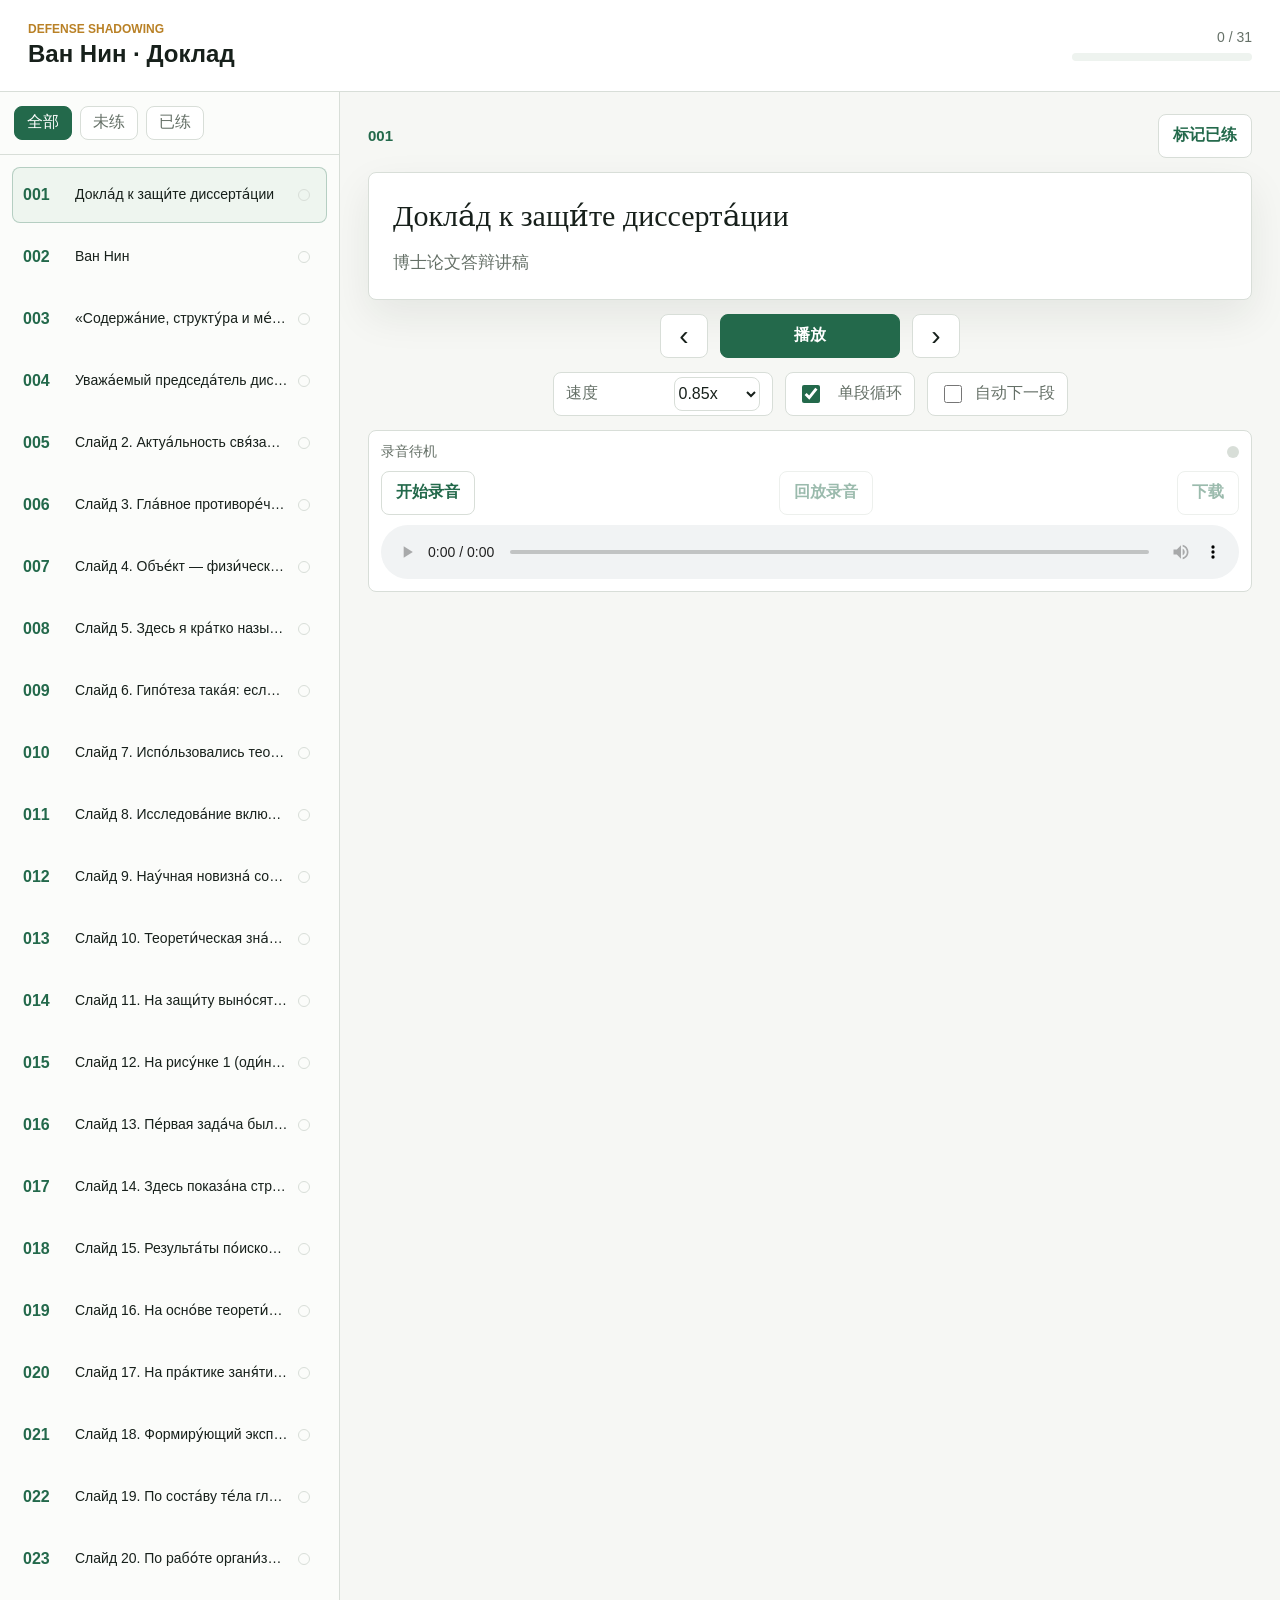
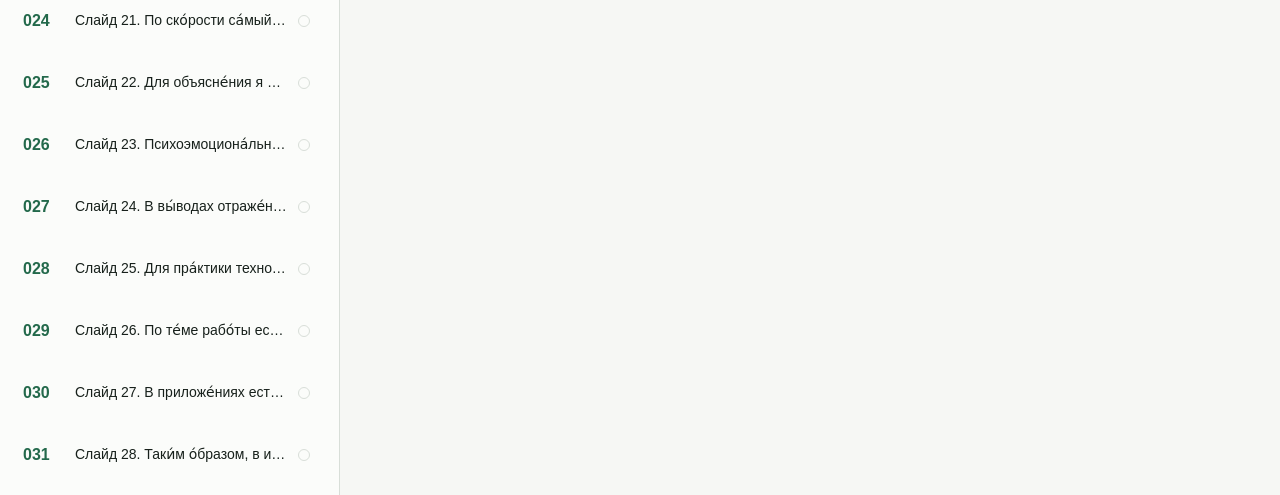
<file: index.html>
<!doctype html>
<html lang="zh-CN">
  <head>
    <meta charset="utf-8" />
    <meta name="viewport" content="width=device-width, initial-scale=1" />
    <title>答辩稿跟读练习</title>
    <link rel="stylesheet" href="styles.css" />
  </head>
  <body>
    <div class="app-shell">
      <header class="topbar">
        <div>
          <p class="eyebrow">Defense Shadowing</p>
          <h1>Ван Нин · Доклад</h1>
        </div>
        <div class="summary">
          <span id="progressText">0 / 0</span>
          <div class="meter" aria-hidden="true"><span id="progressBar"></span></div>
        </div>
      </header>

      <main class="workspace">
        <aside class="segment-pane" aria-label="Список фрагментов">
          <div class="pane-tools">
            <button class="chip is-active" type="button" data-filter="all">全部</button>
            <button class="chip" type="button" data-filter="todo">未练</button>
            <button class="chip" type="button" data-filter="done">已练</button>
          </div>
          <ol id="segmentList" class="segment-list"></ol>
        </aside>

        <section class="practice-pane" aria-live="polite">
          <div class="segment-meta">
            <span id="segmentCounter">001</span>
            <button id="doneButton" class="icon-text" type="button">标记已练</button>
          </div>

          <article class="text-panel">
            <p id="russianText" class="russian"></p>
            <p id="chineseText" class="chinese"></p>
          </article>

          <audio id="player" preload="metadata"></audio>

          <div class="transport">
            <button id="prevButton" class="icon-button" type="button" title="上一段" aria-label="上一段">‹</button>
            <button id="playButton" class="primary-button" type="button">播放</button>
            <button id="nextButton" class="icon-button" type="button" title="下一段" aria-label="下一段">›</button>
          </div>

          <div class="control-grid">
            <label>
              <span>速度</span>
              <select id="speedSelect">
                <option value="0.75">0.75x</option>
                <option value="0.85" selected>0.85x</option>
                <option value="1">1x</option>
                <option value="1.1">1.1x</option>
                <option value="1.25">1.25x</option>
              </select>
            </label>
            <label class="toggle-row">
              <input id="loopToggle" type="checkbox" checked />
              <span>单段循环</span>
            </label>
            <label class="toggle-row">
              <input id="autoNextToggle" type="checkbox" />
              <span>自动下一段</span>
            </label>
          </div>

          <div class="recorder">
            <div class="recorder-head">
              <span id="recordStatus">录音待机</span>
              <div id="recordLight" class="record-light" aria-hidden="true"></div>
            </div>
            <div class="recorder-actions">
              <button id="recordButton" class="icon-text" type="button">开始录音</button>
              <button id="playRecordingButton" class="icon-text" type="button" disabled>回放录音</button>
              <a id="downloadRecording" class="download-link is-disabled" href="#" download>下载</a>
            </div>
            <audio id="recordingPlayer" controls></audio>
          </div>
        </section>
      </main>
    </div>

    <script src="segments.js?v=20260607-26topics-28full"></script>
    <script src="app.js"></script>
  </body>
</html>
</file>
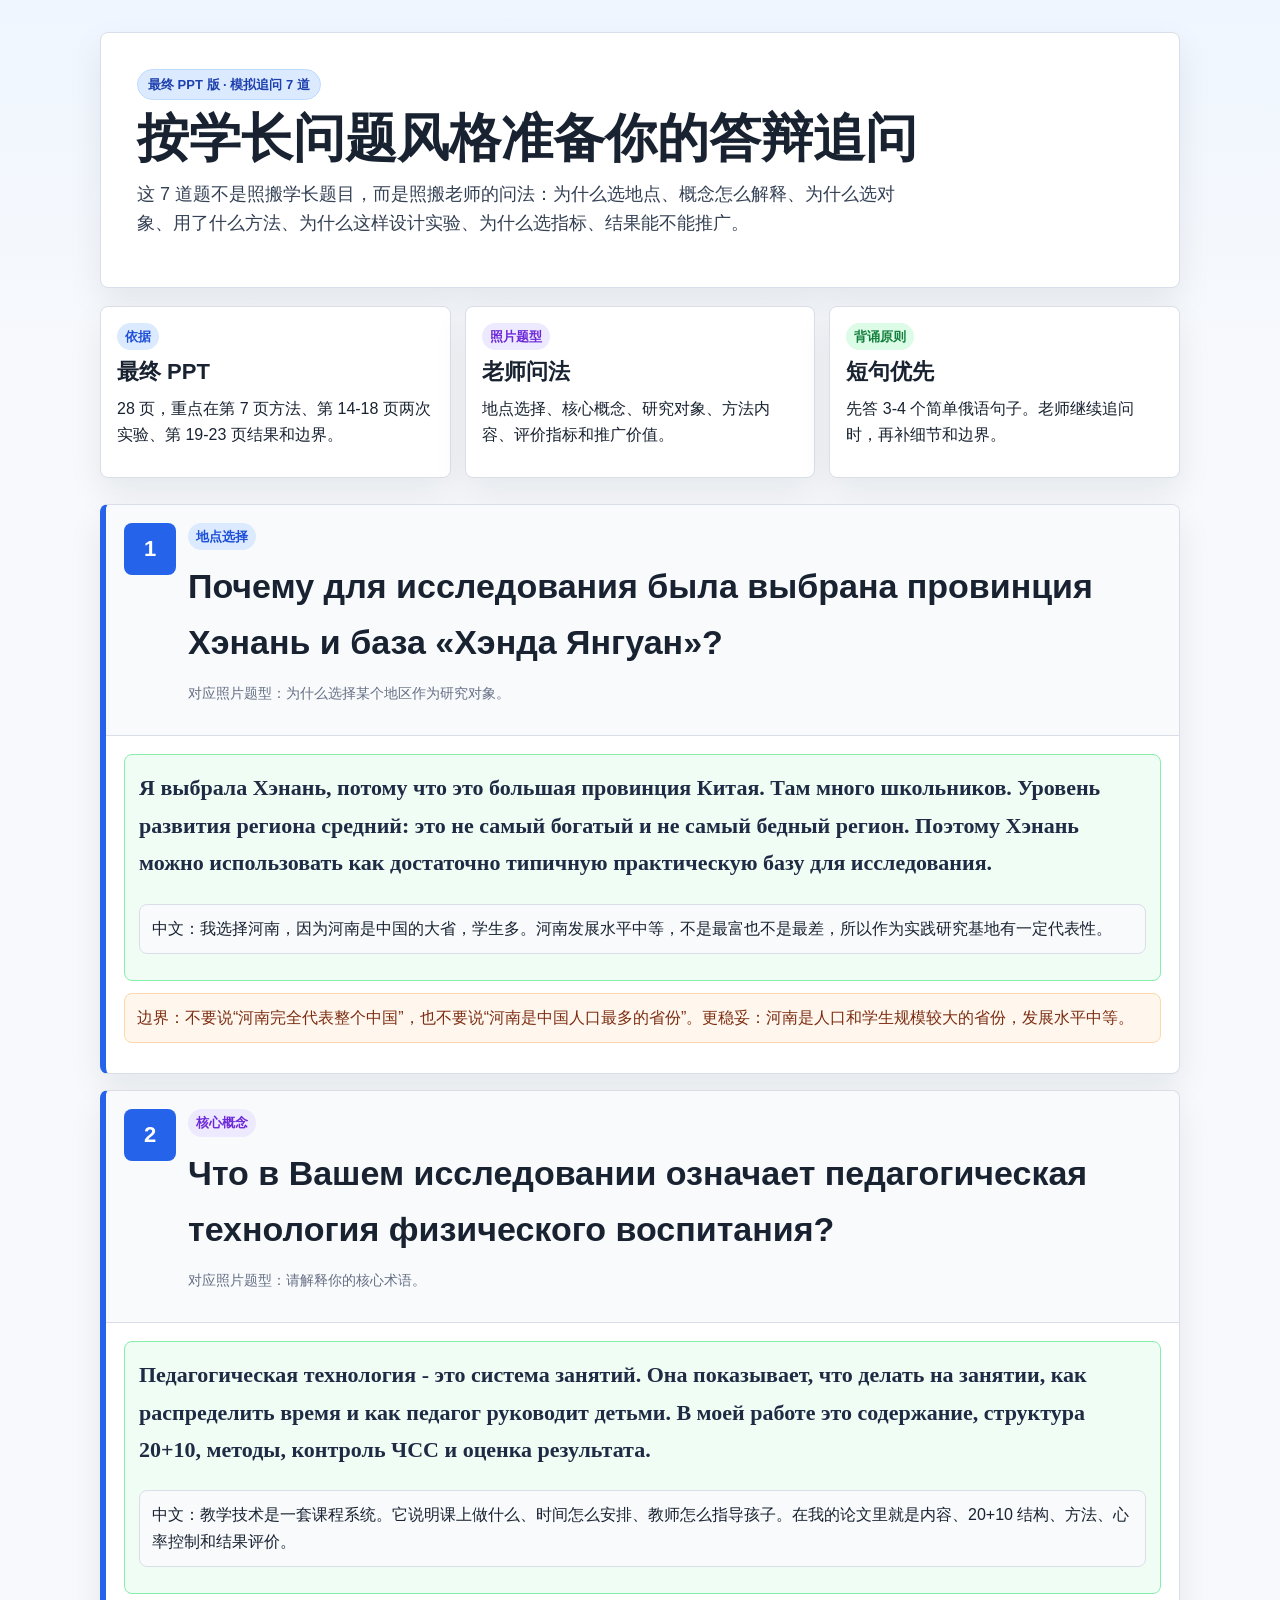
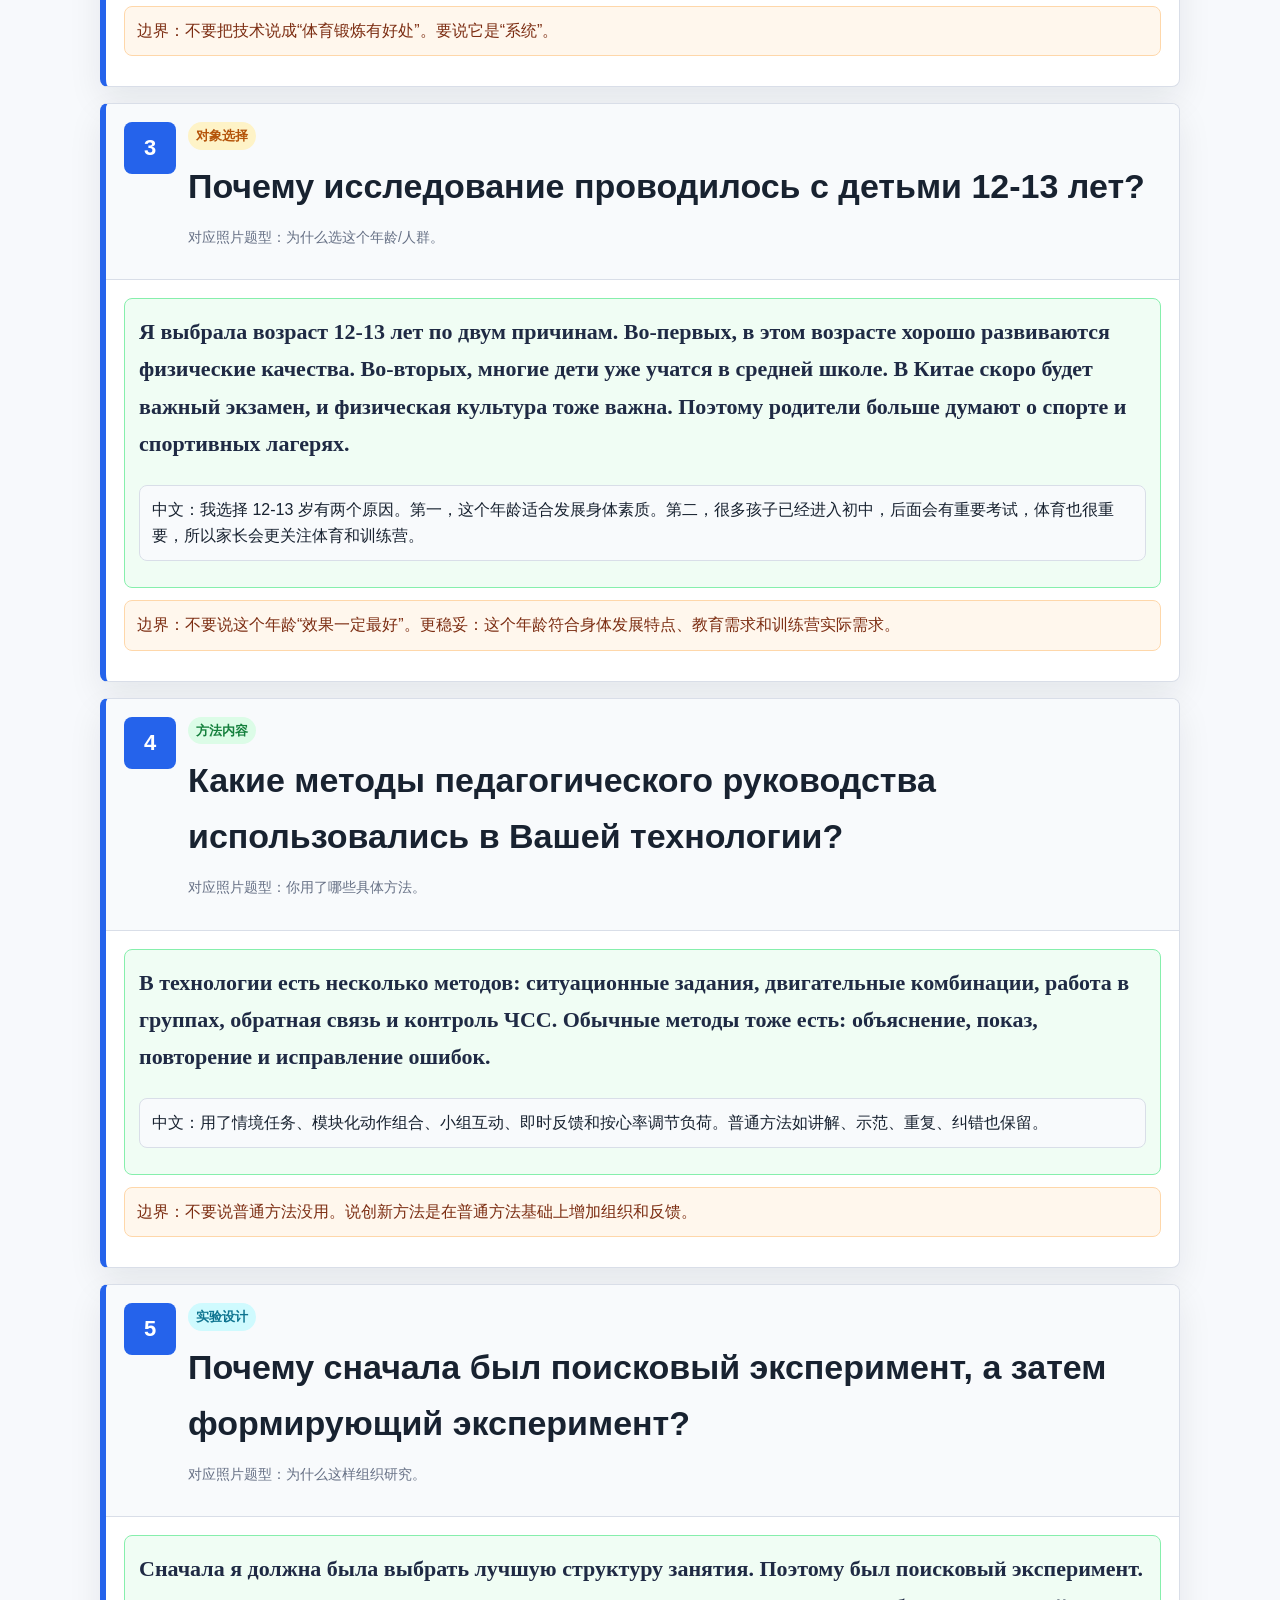
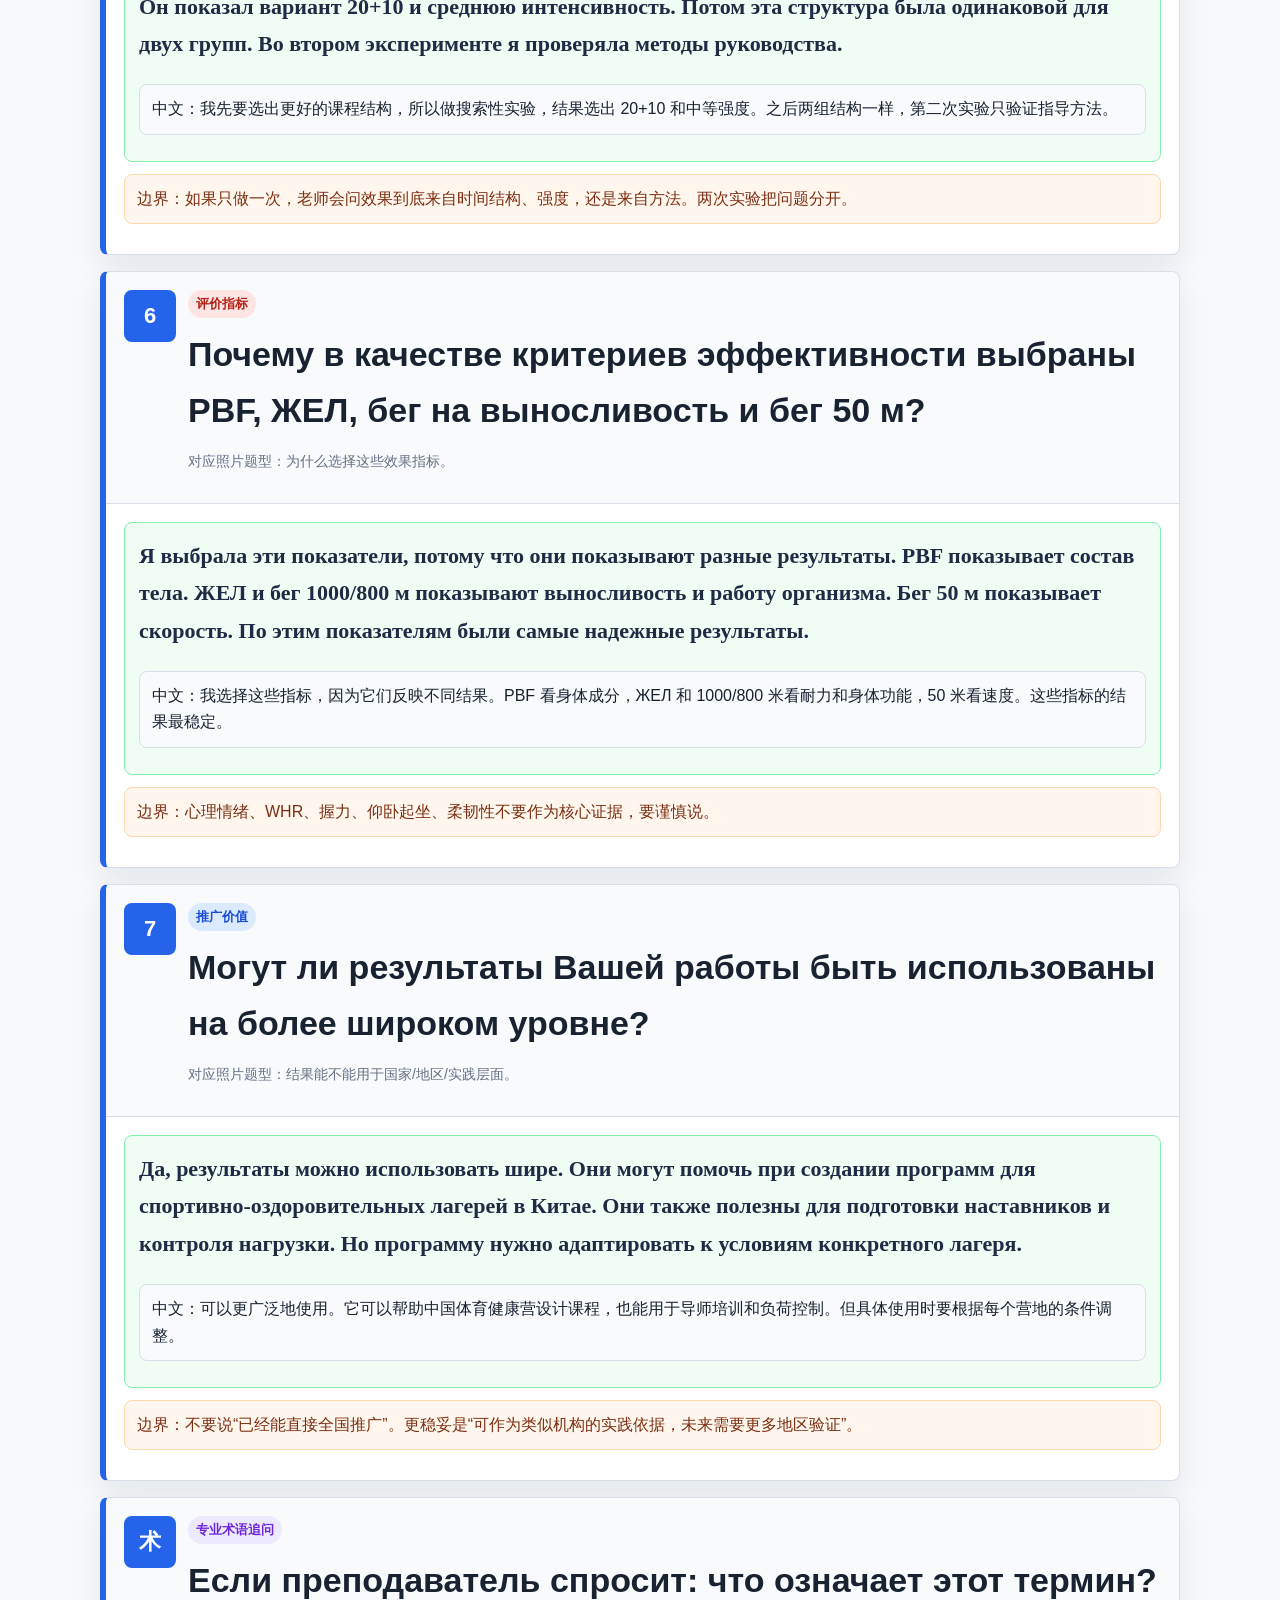
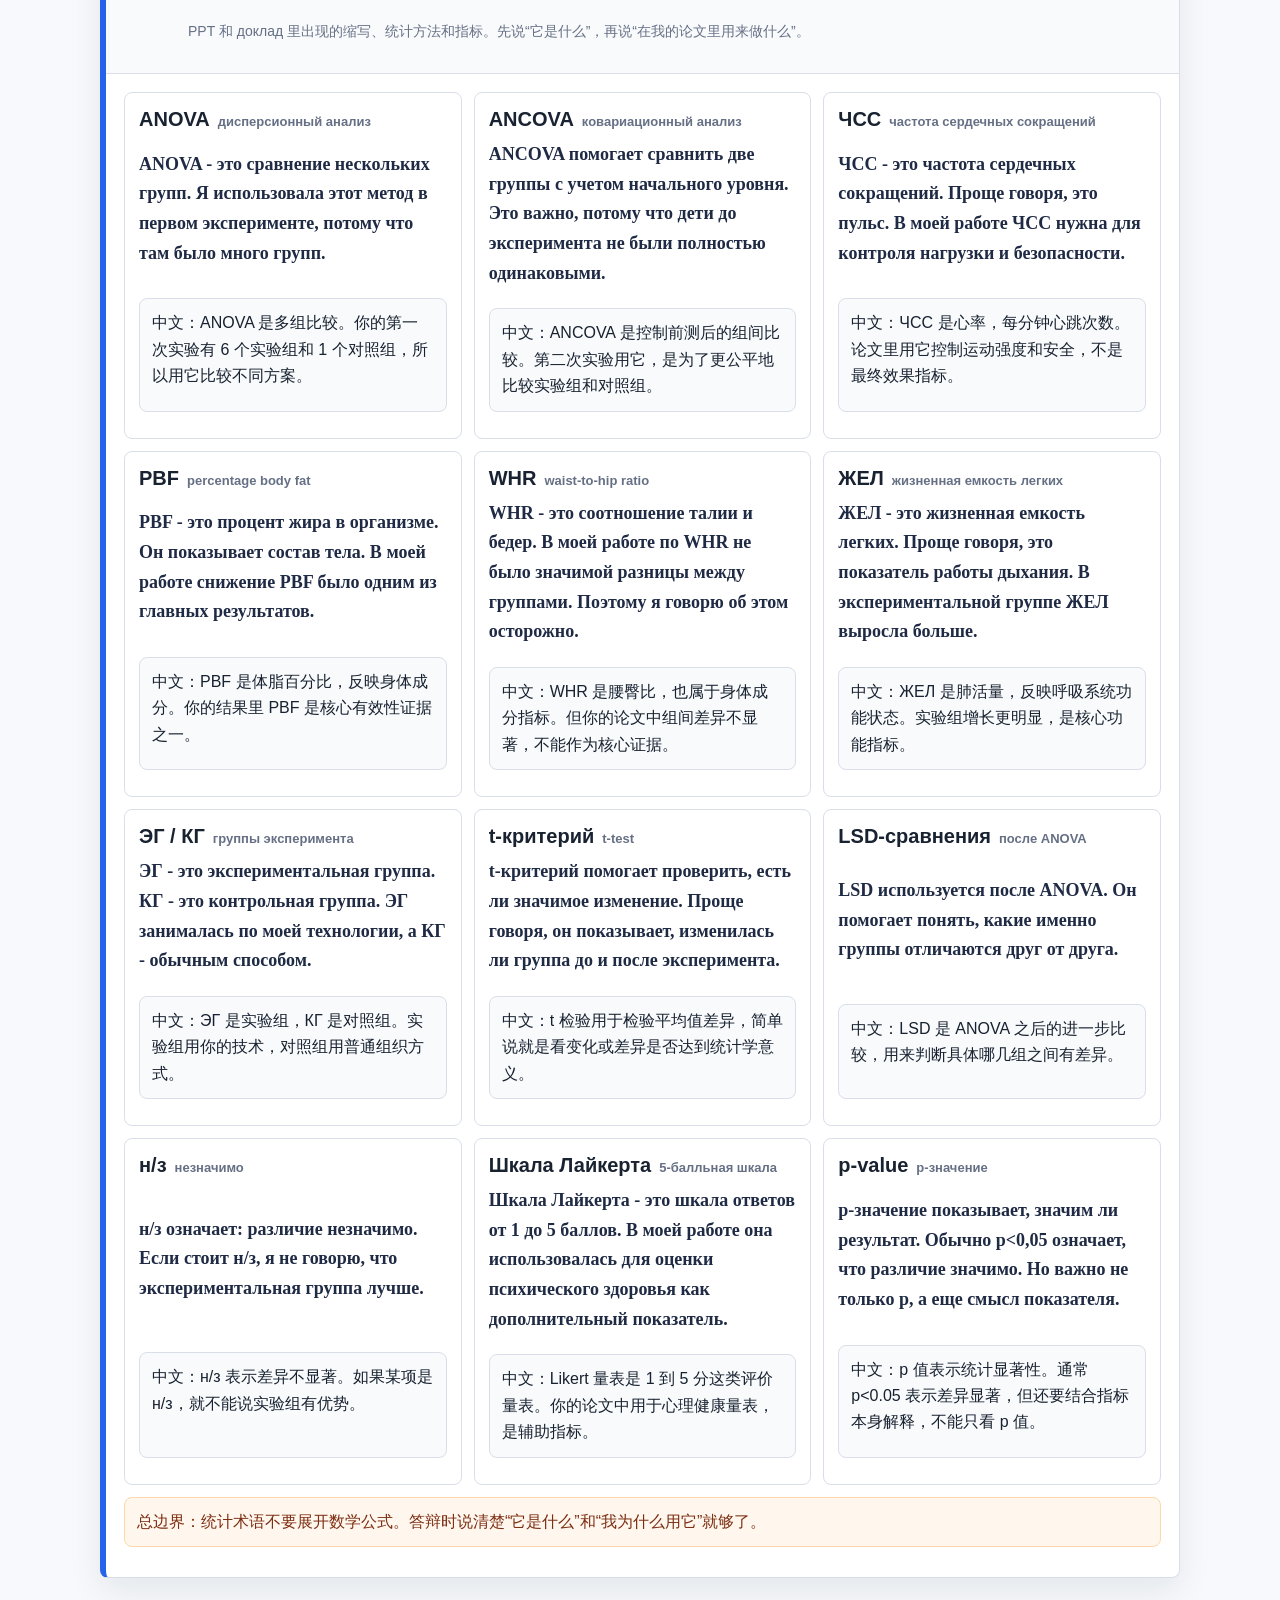
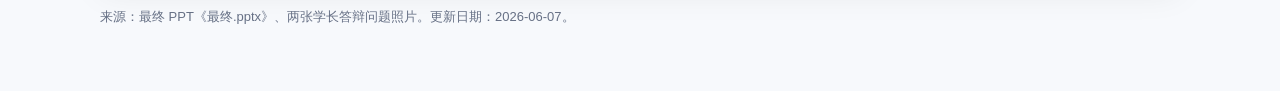
<file: final-defense-7-questions.html>
<!doctype html>
<html lang="zh-CN">
<head>
  <meta charset="utf-8">
  <meta name="viewport" content="width=device-width, initial-scale=1">
  <title>最终答辩 7 问 | 王宁</title>
  <style>
    :root {
      --ink: #182230;
      --muted: #667085;
      --line: #d9dee8;
      --paper: #f7f9fc;
      --panel: #ffffff;
      --blue: #2563eb;
      --blue-soft: #dbeafe;
      --green: #15803d;
      --green-soft: #dcfce7;
      --amber: #b45309;
      --amber-soft: #fef3c7;
      --red: #b42318;
      --red-soft: #fee4e2;
      --violet: #6d28d9;
      --violet-soft: #ede9fe;
      --cyan: #0e7490;
      --cyan-soft: #cffafe;
      --radius: 8px;
      --shadow: 0 14px 34px rgba(15, 23, 42, 0.08);
    }

    * { box-sizing: border-box; }
    body {
      margin: 0;
      color: var(--ink);
      background: linear-gradient(180deg, #eff6ff, var(--paper) 360px);
      font-family: -apple-system, BlinkMacSystemFont, "Segoe UI", "Noto Sans SC", "Microsoft YaHei", Arial, sans-serif;
      line-height: 1.65;
    }

    main {
      width: min(1080px, calc(100% - 32px));
      margin: 0 auto;
      padding: 32px 0 64px;
    }

    .hero, .card, .question {
      background: var(--panel);
      border: 1px solid var(--line);
      border-radius: var(--radius);
      box-shadow: var(--shadow);
    }

    .hero {
      padding: clamp(22px, 4vw, 36px);
      margin-bottom: 18px;
    }

    h1 {
      margin: 10px 0 12px;
      font-size: clamp(32px, 5vw, 52px);
      line-height: 1.1;
      letter-spacing: 0;
    }

    h2 {
      margin: 0 0 12px;
      font-size: clamp(24px, 3vw, 34px);
      letter-spacing: 0;
    }

    h3 {
      margin: 0 0 10px;
      font-size: 22px;
      line-height: 1.25;
      letter-spacing: 0;
    }

    p { margin: 0 0 12px; }

    .eyebrow, .tag {
      display: inline-flex;
      align-items: center;
      width: fit-content;
      border-radius: 999px;
      font-size: 13px;
      font-weight: 900;
    }

    .eyebrow {
      padding: 4px 10px;
      color: #1e40af;
      background: var(--blue-soft);
      border: 1px solid #bfdbfe;
    }

    .lead {
      max-width: 78ch;
      font-size: 18px;
      color: #344054;
    }

    .grid {
      display: grid;
      grid-template-columns: repeat(12, minmax(0, 1fr));
      gap: 14px;
    }

    .card {
      padding: 16px;
    }

    .card.span-4 { grid-column: span 4; }
    .card.span-12 { grid-column: span 12; }

    .tag {
      padding: 3px 8px;
      margin-bottom: 8px;
    }

    .tag.blue { color: #1d4ed8; background: var(--blue-soft); }
    .tag.green { color: var(--green); background: var(--green-soft); }
    .tag.amber { color: var(--amber); background: var(--amber-soft); }
    .tag.red { color: var(--red); background: var(--red-soft); }
    .tag.violet { color: var(--violet); background: var(--violet-soft); }
    .tag.cyan { color: var(--cyan); background: var(--cyan-soft); }

    .source-map {
      margin: 18px 0 26px;
    }

    .questions {
      display: grid;
      gap: 16px;
    }

    .question {
      overflow: hidden;
      border-left: 6px solid var(--blue);
    }

    .q-head {
      display: grid;
      gap: 12px;
      grid-template-columns: 52px minmax(0, 1fr);
      padding: 18px;
      background: #f8fafc;
      border-bottom: 1px solid var(--line);
    }

    .num {
      width: 52px;
      height: 52px;
      display: grid;
      place-items: center;
      color: white;
      background: var(--blue);
      border-radius: var(--radius);
      font-size: 22px;
      font-weight: 900;
    }

    .q-body {
      display: grid;
      gap: 12px;
      padding: 18px;
    }

    .ru {
      font-family: Georgia, "Times New Roman", serif;
      font-size: 22px;
      font-weight: 700;
      line-height: 1.7;
      color: #1f2a44;
    }

    .script {
      display: grid;
      gap: 10px;
      padding: 14px;
      border: 1px solid #86efac;
      border-radius: var(--radius);
      background: #f0fdf4;
    }

    .zh, .safe {
      padding: 11px 12px;
      border-radius: var(--radius);
      background: #f8fafc;
      border: 1px solid var(--line);
    }

    .safe {
      border-color: #fed7aa;
      background: #fff7ed;
      color: #7c2d12;
    }

    .mini {
      color: var(--muted);
      font-size: 14px;
    }

    .term-grid {
      display: grid;
      grid-template-columns: repeat(auto-fit, minmax(280px, 1fr));
      gap: 12px;
    }

    .term {
      display: grid;
      gap: 8px;
      padding: 14px;
      border: 1px solid var(--line);
      border-radius: var(--radius);
      background: #fff;
    }

    .term h3 {
      display: flex;
      gap: 8px;
      align-items: baseline;
      margin: 0;
      font-size: 20px;
    }

    .term h3 span {
      color: var(--muted);
      font-size: 13px;
      font-weight: 700;
    }

    .term .ru {
      font-size: 18px;
      line-height: 1.65;
    }

    .footer {
      margin-top: 28px;
      color: var(--muted);
      font-size: 13px;
    }

    @media (max-width: 760px) {
      main { width: min(100% - 20px, 1080px); padding-top: 18px; }
      .card.span-4 { grid-column: span 12; }
      .q-head { grid-template-columns: 1fr; }
    }
  </style>
</head>
<body>
  <main>
    <section class="hero">
      <span class="eyebrow">最终 PPT 版 · 模拟追问 7 道</span>
      <h1>按学长问题风格准备你的答辩追问</h1>
      <p class="lead">
        这 7 道题不是照搬学长题目，而是照搬老师的问法：为什么选地点、概念怎么解释、为什么选对象、用了什么方法、为什么这样设计实验、为什么选指标、结果能不能推广。
      </p>
    </section>

    <section class="source-map grid">
      <div class="card span-4">
        <span class="tag blue">依据</span>
        <h3>最终 PPT</h3>
        <p>28 页，重点在第 7 页方法、第 14-18 页两次实验、第 19-23 页结果和边界。</p>
      </div>
      <div class="card span-4">
        <span class="tag violet">照片题型</span>
        <h3>老师问法</h3>
        <p>地点选择、核心概念、研究对象、方法内容、评价指标和推广价值。</p>
      </div>
      <div class="card span-4">
        <span class="tag green">背诵原则</span>
        <h3>短句优先</h3>
        <p>先答 3-4 个简单俄语句子。老师继续追问时，再补细节和边界。</p>
      </div>
    </section>

    <section class="questions">
      <article class="question">
        <div class="q-head">
          <div class="num">1</div>
          <div>
            <span class="tag blue">地点选择</span>
            <h2>Почему для исследования была выбрана провинция Хэнань и база «Хэнда Янгуан»?</h2>
            <p class="mini">对应照片题型：为什么选择某个地区作为研究对象。</p>
          </div>
        </div>
        <div class="q-body">
          <div class="script">
            <p class="ru">Я выбрала Хэнань, потому что это большая провинция Китая. Там много школьников. Уровень развития региона средний: это не самый богатый и не самый бедный регион. Поэтому Хэнань можно использовать как достаточно типичную практическую базу для исследования.</p>
            <p class="zh">中文：我选择河南，因为河南是中国的大省，学生多。河南发展水平中等，不是最富也不是最差，所以作为实践研究基地有一定代表性。</p>
          </div>
          <p class="safe">边界：不要说“河南完全代表整个中国”，也不要说“河南是中国人口最多的省份”。更稳妥：河南是人口和学生规模较大的省份，发展水平中等。</p>
        </div>
      </article>

      <article class="question">
        <div class="q-head">
          <div class="num">2</div>
          <div>
            <span class="tag violet">核心概念</span>
            <h2>Что в Вашем исследовании означает педагогическая технология физического воспитания?</h2>
            <p class="mini">对应照片题型：请解释你的核心术语。</p>
          </div>
        </div>
        <div class="q-body">
          <div class="script">
            <p class="ru">Педагогическая технология - это система занятий. Она показывает, что делать на занятии, как распределить время и как педагог руководит детьми. В моей работе это содержание, структура 20+10, методы, контроль ЧСС и оценка результата.</p>
            <p class="zh">中文：教学技术是一套课程系统。它说明课上做什么、时间怎么安排、教师怎么指导孩子。在我的论文里就是内容、20+10 结构、方法、心率控制和结果评价。</p>
          </div>
          <p class="safe">边界：不要把技术说成“体育锻炼有好处”。要说它是“系统”。</p>
        </div>
      </article>

      <article class="question">
        <div class="q-head">
          <div class="num">3</div>
          <div>
            <span class="tag amber">对象选择</span>
            <h2>Почему исследование проводилось с детьми 12-13 лет?</h2>
            <p class="mini">对应照片题型：为什么选这个年龄/人群。</p>
          </div>
        </div>
        <div class="q-body">
          <div class="script">
            <p class="ru">Я выбрала возраст 12-13 лет по двум причинам. Во-первых, в этом возрасте хорошо развиваются физические качества. Во-вторых, многие дети уже учатся в средней школе. В Китае скоро будет важный экзамен, и физическая культура тоже важна. Поэтому родители больше думают о спорте и спортивных лагерях.</p>
            <p class="zh">中文：我选择 12-13 岁有两个原因。第一，这个年龄适合发展身体素质。第二，很多孩子已经进入初中，后面会有重要考试，体育也很重要，所以家长会更关注体育和训练营。</p>
          </div>
          <p class="safe">边界：不要说这个年龄“效果一定最好”。更稳妥：这个年龄符合身体发展特点、教育需求和训练营实际需求。</p>
        </div>
      </article>

      <article class="question">
        <div class="q-head">
          <div class="num">4</div>
          <div>
            <span class="tag green">方法内容</span>
            <h2>Какие методы педагогического руководства использовались в Вашей технологии?</h2>
            <p class="mini">对应照片题型：你用了哪些具体方法。</p>
          </div>
        </div>
        <div class="q-body">
          <div class="script">
            <p class="ru">В технологии есть несколько методов: ситуационные задания, двигательные комбинации, работа в группах, обратная связь и контроль ЧСС. Обычные методы тоже есть: объяснение, показ, повторение и исправление ошибок.</p>
            <p class="zh">中文：用了情境任务、模块化动作组合、小组互动、即时反馈和按心率调节负荷。普通方法如讲解、示范、重复、纠错也保留。</p>
          </div>
          <p class="safe">边界：不要说普通方法没用。说创新方法是在普通方法基础上增加组织和反馈。</p>
        </div>
      </article>

      <article class="question">
        <div class="q-head">
          <div class="num">5</div>
          <div>
            <span class="tag cyan">实验设计</span>
            <h2>Почему сначала был поисковый эксперимент, а затем формирующий эксперимент?</h2>
            <p class="mini">对应照片题型：为什么这样组织研究。</p>
          </div>
        </div>
        <div class="q-body">
          <div class="script">
            <p class="ru">Сначала я должна была выбрать лучшую структуру занятия. Поэтому был поисковый эксперимент. Он показал вариант 20+10 и среднюю интенсивность. Потом эта структура была одинаковой для двух групп. Во втором эксперименте я проверяла методы руководства.</p>
            <p class="zh">中文：我先要选出更好的课程结构，所以做搜索性实验，结果选出 20+10 和中等强度。之后两组结构一样，第二次实验只验证指导方法。</p>
          </div>
          <p class="safe">边界：如果只做一次，老师会问效果到底来自时间结构、强度，还是来自方法。两次实验把问题分开。</p>
        </div>
      </article>

      <article class="question">
        <div class="q-head">
          <div class="num">6</div>
          <div>
            <span class="tag red">评价指标</span>
            <h2>Почему в качестве критериев эффективности выбраны PBF, ЖЕЛ, бег на выносливость и бег 50 м?</h2>
            <p class="mini">对应照片题型：为什么选择这些效果指标。</p>
          </div>
        </div>
        <div class="q-body">
          <div class="script">
            <p class="ru">Я выбрала эти показатели, потому что они показывают разные результаты. PBF показывает состав тела. ЖЕЛ и бег 1000/800 м показывают выносливость и работу организма. Бег 50 м показывает скорость. По этим показателям были самые надежные результаты.</p>
            <p class="zh">中文：我选择这些指标，因为它们反映不同结果。PBF 看身体成分，ЖЕЛ 和 1000/800 米看耐力和身体功能，50 米看速度。这些指标的结果最稳定。</p>
          </div>
          <p class="safe">边界：心理情绪、WHR、握力、仰卧起坐、柔韧性不要作为核心证据，要谨慎说。</p>
        </div>
      </article>

      <article class="question">
        <div class="q-head">
          <div class="num">7</div>
          <div>
            <span class="tag blue">推广价值</span>
            <h2>Могут ли результаты Вашей работы быть использованы на более широком уровне?</h2>
            <p class="mini">对应照片题型：结果能不能用于国家/地区/实践层面。</p>
          </div>
        </div>
        <div class="q-body">
          <div class="script">
            <p class="ru">Да, результаты можно использовать шире. Они могут помочь при создании программ для спортивно-оздоровительных лагерей в Китае. Они также полезны для подготовки наставников и контроля нагрузки. Но программу нужно адаптировать к условиям конкретного лагеря.</p>
            <p class="zh">中文：可以更广泛地使用。它可以帮助中国体育健康营设计课程，也能用于导师培训和负荷控制。但具体使用时要根据每个营地的条件调整。</p>
          </div>
          <p class="safe">边界：不要说“已经能直接全国推广”。更稳妥是“可作为类似机构的实践依据，未来需要更多地区验证”。</p>
        </div>
      </article>

      <article class="question">
        <div class="q-head">
          <div class="num">术</div>
          <div>
            <span class="tag violet">专业术语追问</span>
            <h2>Если преподаватель спросит: что означает этот термин?</h2>
            <p class="mini">PPT 和 доклад 里出现的缩写、统计方法和指标。先说“它是什么”，再说“在我的论文里用来做什么”。</p>
          </div>
        </div>
        <div class="q-body">
          <div class="term-grid">
            <div class="term">
              <h3>ANOVA <span>дисперсионный анализ</span></h3>
              <p class="ru">ANOVA - это сравнение нескольких групп. Я использовала этот метод в первом эксперименте, потому что там было много групп.</p>
              <p class="zh">中文：ANOVA 是多组比较。你的第一次实验有 6 个实验组和 1 个对照组，所以用它比较不同方案。</p>
            </div>

            <div class="term">
              <h3>ANCOVA <span>ковариационный анализ</span></h3>
              <p class="ru">ANCOVA помогает сравнить две группы с учетом начального уровня. Это важно, потому что дети до эксперимента не были полностью одинаковыми.</p>
              <p class="zh">中文：ANCOVA 是控制前测后的组间比较。第二次实验用它，是为了更公平地比较实验组和对照组。</p>
            </div>

            <div class="term">
              <h3>ЧСС <span>частота сердечных сокращений</span></h3>
              <p class="ru">ЧСС - это частота сердечных сокращений. Проще говоря, это пульс. В моей работе ЧСС нужна для контроля нагрузки и безопасности.</p>
              <p class="zh">中文：ЧСС 是心率，每分钟心跳次数。论文里用它控制运动强度和安全，不是最终效果指标。</p>
            </div>

            <div class="term">
              <h3>PBF <span>percentage body fat</span></h3>
              <p class="ru">PBF - это процент жира в организме. Он показывает состав тела. В моей работе снижение PBF было одним из главных результатов.</p>
              <p class="zh">中文：PBF 是体脂百分比，反映身体成分。你的结果里 PBF 是核心有效性证据之一。</p>
            </div>

            <div class="term">
              <h3>WHR <span>waist-to-hip ratio</span></h3>
              <p class="ru">WHR - это соотношение талии и бедер. В моей работе по WHR не было значимой разницы между группами. Поэтому я говорю об этом осторожно.</p>
              <p class="zh">中文：WHR 是腰臀比，也属于身体成分指标。但你的论文中组间差异不显著，不能作为核心证据。</p>
            </div>

            <div class="term">
              <h3>ЖЕЛ <span>жизненная емкость легких</span></h3>
              <p class="ru">ЖЕЛ - это жизненная емкость легких. Проще говоря, это показатель работы дыхания. В экспериментальной группе ЖЕЛ выросла больше.</p>
              <p class="zh">中文：ЖЕЛ 是肺活量，反映呼吸系统功能状态。实验组增长更明显，是核心功能指标。</p>
            </div>

            <div class="term">
              <h3>ЭГ / КГ <span>группы эксперимента</span></h3>
              <p class="ru">ЭГ - это экспериментальная группа. КГ - это контрольная группа. ЭГ занималась по моей технологии, а КГ - обычным способом.</p>
              <p class="zh">中文：ЭГ 是实验组，КГ 是对照组。实验组用你的技术，对照组用普通组织方式。</p>
            </div>

            <div class="term">
              <h3>t-критерий <span>t-test</span></h3>
              <p class="ru">t-критерий помогает проверить, есть ли значимое изменение. Проще говоря, он показывает, изменилась ли группа до и после эксперимента.</p>
              <p class="zh">中文：t 检验用于检验平均值差异，简单说就是看变化或差异是否达到统计学意义。</p>
            </div>

            <div class="term">
              <h3>LSD-сравнения <span>после ANOVA</span></h3>
              <p class="ru">LSD используется после ANOVA. Он помогает понять, какие именно группы отличаются друг от друга.</p>
              <p class="zh">中文：LSD 是 ANOVA 之后的进一步比较，用来判断具体哪几组之间有差异。</p>
            </div>

            <div class="term">
              <h3>н/з <span>незначимо</span></h3>
              <p class="ru">н/з означает: различие незначимо. Если стоит н/з, я не говорю, что экспериментальная группа лучше.</p>
              <p class="zh">中文：н/з 表示差异不显著。如果某项是 н/з，就不能说实验组有优势。</p>
            </div>

            <div class="term">
              <h3>Шкала Лайкерта <span>5-балльная шкала</span></h3>
              <p class="ru">Шкала Лайкерта - это шкала ответов от 1 до 5 баллов. В моей работе она использовалась для оценки психического здоровья как дополнительный показатель.</p>
              <p class="zh">中文：Likert 量表是 1 到 5 分这类评价量表。你的论文中用于心理健康量表，是辅助指标。</p>
            </div>

            <div class="term">
              <h3>p-value <span>p-значение</span></h3>
              <p class="ru">p-значение показывает, значим ли результат. Обычно p&lt;0,05 означает, что различие значимо. Но важно не только p, а еще смысл показателя.</p>
              <p class="zh">中文：p 值表示统计显著性。通常 p&lt;0.05 表示差异显著，但还要结合指标本身解释，不能只看 p 值。</p>
            </div>
          </div>
          <p class="safe">总边界：统计术语不要展开数学公式。答辩时说清楚“它是什么”和“我为什么用它”就够了。</p>
        </div>
      </article>
    </section>

    <div class="footer">
      来源：最终 PPT《最终.pptx》、两张学长答辩问题照片。更新日期：2026-06-07。
    </div>
  </main>
</body>
</html>
</file>
<file: styles.css>
:root {
  color-scheme: light;
  --bg: #f6f7f4;
  --surface: #ffffff;
  --surface-strong: #eef3ef;
  --ink: #17201b;
  --muted: #657067;
  --line: #d8ded8;
  --accent: #23694b;
  --accent-strong: #174d36;
  --gold: #b98126;
  --red: #c64646;
  --shadow: 0 16px 40px rgba(23, 32, 27, 0.08);
}

* {
  box-sizing: border-box;
}

body {
  margin: 0;
  min-height: 100vh;
  background: var(--bg);
  color: var(--ink);
  font-family: -apple-system, BlinkMacSystemFont, "Segoe UI", "PingFang SC", "Microsoft YaHei", Arial, sans-serif;
}

button,
select,
input {
  font: inherit;
}

button,
select {
  border: 1px solid var(--line);
  background: var(--surface);
  color: var(--ink);
}

button {
  cursor: pointer;
}

button:disabled,
.is-disabled {
  cursor: not-allowed;
  opacity: 0.45;
  pointer-events: none;
}

.app-shell {
  display: grid;
  grid-template-rows: auto 1fr;
  min-height: 100vh;
}

.topbar {
  display: flex;
  align-items: center;
  justify-content: space-between;
  gap: 24px;
  padding: 22px 28px;
  border-bottom: 1px solid var(--line);
  background: var(--surface);
}

.eyebrow {
  margin: 0 0 4px;
  color: var(--gold);
  font-size: 12px;
  font-weight: 700;
  letter-spacing: 0;
  text-transform: uppercase;
}

h1 {
  margin: 0;
  font-size: 24px;
  line-height: 1.2;
  font-weight: 750;
  letter-spacing: 0;
}

.summary {
  display: grid;
  gap: 8px;
  min-width: 180px;
  color: var(--muted);
  font-size: 14px;
  text-align: right;
}

.meter {
  width: 180px;
  height: 8px;
  overflow: hidden;
  border-radius: 999px;
  background: var(--surface-strong);
}

.meter span {
  display: block;
  width: 0%;
  height: 100%;
  background: var(--accent);
  transition: width 160ms ease;
}

.workspace {
  display: grid;
  grid-template-columns: minmax(260px, 340px) minmax(0, 1fr);
  min-height: 0;
}

.segment-pane {
  display: grid;
  grid-template-rows: auto 1fr;
  min-height: 0;
  border-right: 1px solid var(--line);
  background: #fbfcfa;
}

.pane-tools {
  display: flex;
  gap: 8px;
  padding: 14px;
  border-bottom: 1px solid var(--line);
}

.chip {
  min-height: 34px;
  padding: 0 12px;
  border-radius: 8px;
  color: var(--muted);
}

.chip.is-active {
  border-color: var(--accent);
  background: var(--accent);
  color: #fff;
}

.segment-list {
  display: grid;
  gap: 6px;
  align-content: start;
  min-height: 0;
  margin: 0;
  padding: 12px;
  overflow: auto;
  list-style: none;
}

.segment-item {
  display: grid;
  grid-template-columns: 42px minmax(0, 1fr) 18px;
  align-items: center;
  gap: 10px;
  min-height: 56px;
  padding: 8px 10px;
  border: 1px solid transparent;
  border-radius: 8px;
  background: transparent;
}

.segment-item button {
  display: grid;
  grid-column: 1 / -1;
  grid-template-columns: 42px minmax(0, 1fr) 18px;
  align-items: center;
  gap: 10px;
  width: 100%;
  padding: 0;
  border: 0;
  background: transparent;
  text-align: left;
}

.segment-item.is-active {
  border-color: rgba(35, 105, 75, 0.28);
  background: #eef5ef;
}

.segment-item.is-hidden {
  display: none;
}

.seg-no {
  color: var(--accent);
  font-variant-numeric: tabular-nums;
  font-weight: 700;
}

.seg-title {
  overflow: hidden;
  color: var(--ink);
  font-size: 14px;
  line-height: 1.35;
  text-overflow: ellipsis;
  white-space: nowrap;
}

.seg-check {
  width: 12px;
  height: 12px;
  border: 1px solid var(--line);
  border-radius: 50%;
}

.segment-item.is-done .seg-check {
  border-color: var(--accent);
  background: var(--accent);
}

.practice-pane {
  display: grid;
  grid-template-rows: auto auto auto auto auto;
  align-content: start;
  gap: 14px;
  min-height: 0;
  overflow: auto;
  padding: 22px 28px;
}

.segment-meta {
  display: flex;
  align-items: center;
  justify-content: space-between;
  gap: 16px;
}

#segmentCounter {
  color: var(--accent);
  font-size: 15px;
  font-weight: 800;
  font-variant-numeric: tabular-nums;
}

.text-panel {
  display: grid;
  align-content: start;
  gap: 14px;
  max-height: min(42vh, 380px);
  overflow: auto;
  padding: 22px 24px;
  border: 1px solid var(--line);
  border-radius: 8px;
  background: var(--surface);
  box-shadow: var(--shadow);
}

.russian,
.chinese {
  margin: 0;
  overflow-wrap: anywhere;
}

.russian {
  font-family: Georgia, "Times New Roman", serif;
  font-size: 30px;
  line-height: 1.38;
  letter-spacing: 0;
}

.chinese {
  color: var(--muted);
  font-size: 17px;
  line-height: 1.55;
}

.transport {
  display: grid;
  grid-template-columns: 48px minmax(128px, 180px) 48px;
  justify-content: center;
  gap: 12px;
}

.icon-button,
.primary-button,
.icon-text {
  min-height: 44px;
  border-radius: 8px;
}

.icon-button {
  width: 48px;
  font-size: 28px;
  line-height: 1;
}

.primary-button {
  border-color: var(--accent);
  background: var(--accent);
  color: #fff;
  font-weight: 800;
}

.primary-button:hover,
.chip.is-active:hover {
  background: var(--accent-strong);
}

.icon-text {
  padding: 0 14px;
  color: var(--accent);
  font-weight: 700;
}

.control-grid {
  display: grid;
  grid-template-columns: minmax(160px, 220px) minmax(130px, auto) minmax(130px, auto);
  align-items: center;
  justify-content: center;
  gap: 12px;
}

.control-grid label {
  display: flex;
  align-items: center;
  justify-content: space-between;
  gap: 10px;
  min-height: 44px;
  padding: 0 12px;
  border: 1px solid var(--line);
  border-radius: 8px;
  background: var(--surface);
  color: var(--muted);
}

.control-grid select {
  min-width: 86px;
  height: 34px;
  border-radius: 8px;
  color: var(--ink);
}

.toggle-row {
  justify-content: start;
}

.toggle-row input {
  width: 18px;
  height: 18px;
  accent-color: var(--accent);
}

.recorder {
  display: grid;
  gap: 10px;
  padding: 12px;
  border: 1px solid var(--line);
  border-radius: 8px;
  background: var(--surface);
}

.recorder-head,
.recorder-actions {
  display: flex;
  align-items: center;
  justify-content: space-between;
  gap: 10px;
  flex-wrap: wrap;
}

#recordStatus {
  color: var(--muted);
  font-size: 14px;
}

.record-light {
  width: 12px;
  height: 12px;
  border-radius: 50%;
  background: var(--line);
}

.record-light.is-recording {
  background: var(--red);
}

.download-link {
  display: inline-grid;
  place-items: center;
  min-height: 44px;
  padding: 0 14px;
  border: 1px solid var(--line);
  border-radius: 8px;
  color: var(--accent);
  font-weight: 700;
  text-decoration: none;
}

#recordingPlayer {
  width: 100%;
  min-height: 42px;
}

@media (max-width: 860px) {
  body {
    background: var(--surface);
  }

  .app-shell {
    min-height: 100dvh;
  }

  .topbar {
    align-items: start;
    flex-direction: column;
    gap: 14px;
    padding: 14px 16px;
  }

  .summary,
  .meter {
    width: 100%;
    min-width: 0;
    text-align: left;
  }

  .workspace {
    grid-template-columns: 1fr;
  }

  .segment-pane {
    order: 2;
    max-height: 240px;
    border-right: 0;
    border-top: 1px solid var(--line);
    border-bottom: 1px solid var(--line);
  }

  .pane-tools {
    position: sticky;
    top: 0;
    z-index: 1;
    background: #fbfcfa;
  }

  .practice-pane {
    order: 1;
    gap: 12px;
    padding: 14px;
  }

  .text-panel {
    max-height: none;
    padding: 16px;
  }

  .russian {
    font-size: 22px;
    line-height: 1.42;
  }

  .chinese {
    font-size: 15px;
  }

  .control-grid {
    grid-template-columns: 1fr;
  }

  .transport {
    grid-template-columns: 46px minmax(120px, 1fr) 46px;
  }

  .segment-meta {
    position: sticky;
    top: 0;
    z-index: 2;
    padding: 8px 0;
    background: var(--surface);
  }
}
</file>
